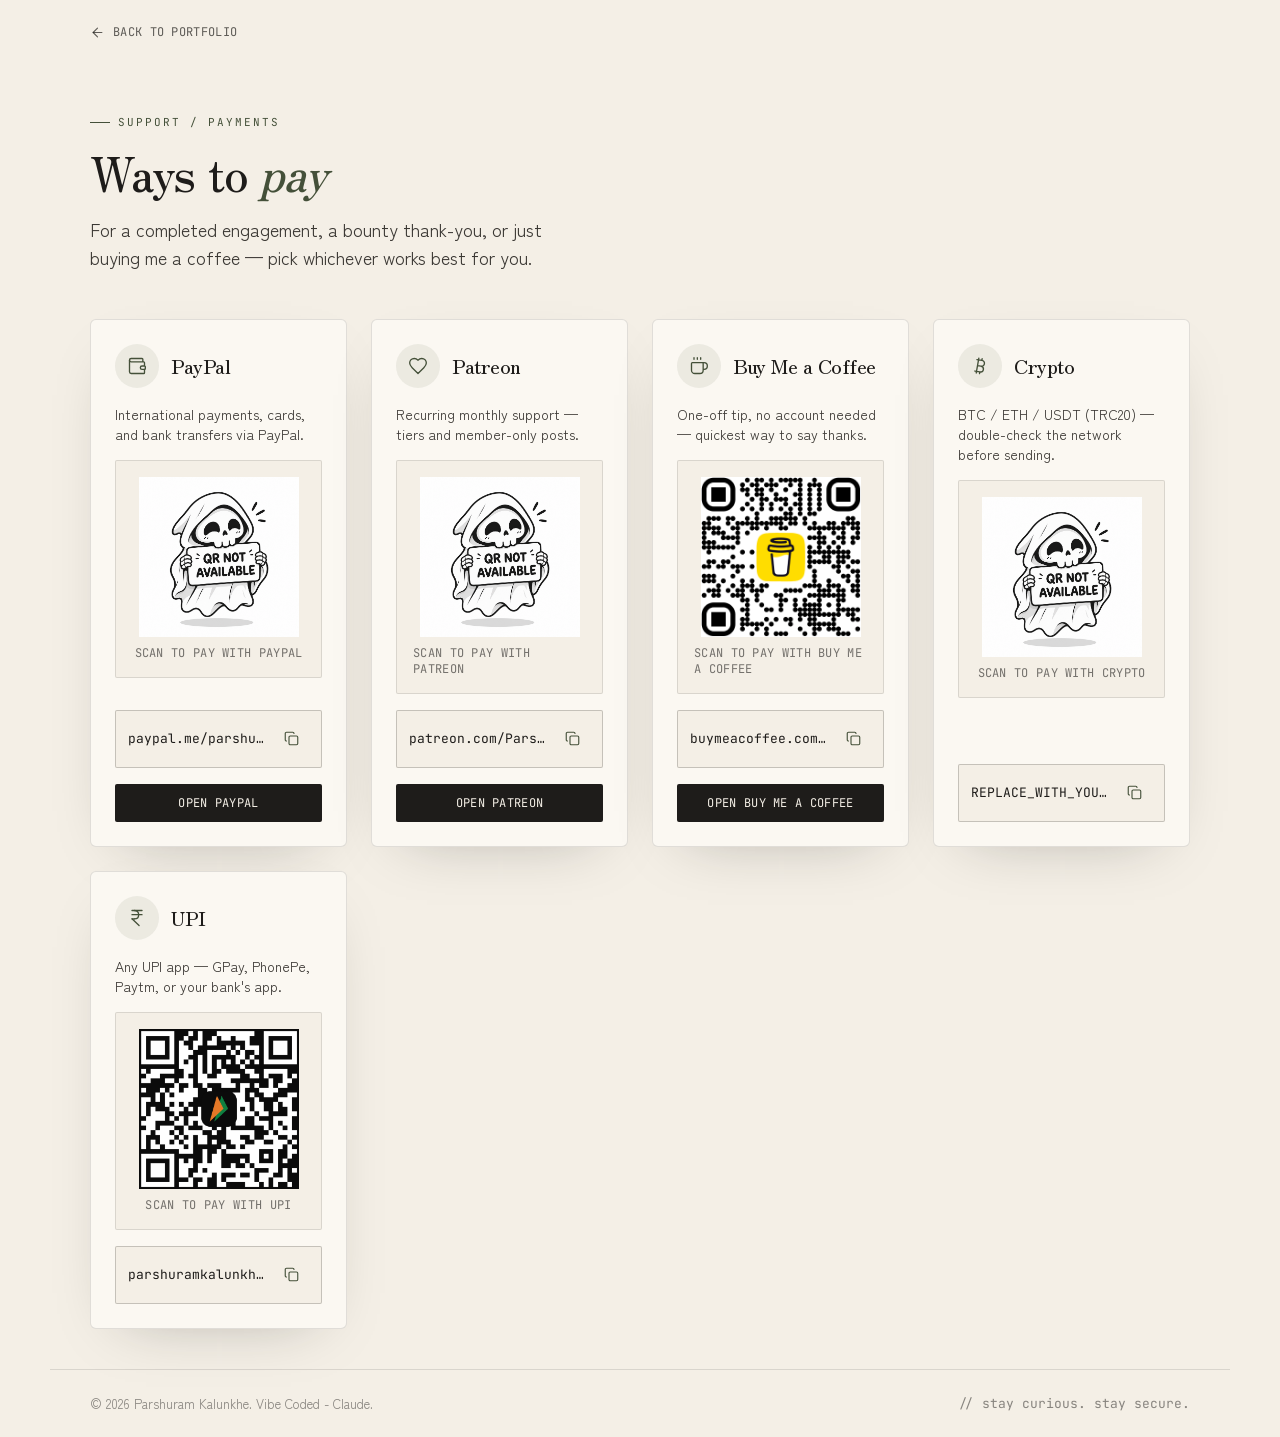
<file: pay.html>
<!doctype html>
<html lang="en">
  <head>
    <meta charset="UTF-8" />
    <meta name="viewport" content="width=device-width, initial-scale=1.0, viewport-fit=cover" />

    <title>Support / Payment Methods — Parshuram Kalunkhe</title>
    <meta
      name="description"
      content="Ways to pay or send a tip to Parshuram Kalunkhe — PayPal, Razorpay, crypto, and UPI."
    />
    <meta name="robots" content="noindex, follow" />
    <meta name="theme-color" content="#1E1C1A" />

    <link rel="preconnect" href="https://fonts.googleapis.com" />
    <link rel="preconnect" href="https://fonts.gstatic.com" crossorigin />
    <!-- Only the weights actually used by the CSS (see index.html for the
         full explanation) — keep this in sync if that ever changes. -->
    <link
      href="https://fonts.googleapis.com/css2?family=Zen+Old+Mincho:wght@500&family=Zen+Kaku+Gothic+New:wght@400;600&family=JetBrains+Mono:wght@400&display=swap"
      rel="stylesheet"
    />

    <link rel="icon" href="./favicon.svg" type="image/svg+xml" />
    <script type="module" crossorigin src="./assets/pay-CebRsima.js"></script>
    <link rel="modulepreload" crossorigin href="./assets/index-D5rPFgdM.js">
    <link rel="stylesheet" crossorigin href="./assets/index-BlhXiyxG.css">
  </head>
  <body class="bg-rice text-sumi font-body antialiased">
    <div id="root"></div>
  </body>
</html>
</file>
<file: assets/index-BlhXiyxG.css>
*,:before,:after{--tw-border-spacing-x: 0;--tw-border-spacing-y: 0;--tw-translate-x: 0;--tw-translate-y: 0;--tw-rotate: 0;--tw-skew-x: 0;--tw-skew-y: 0;--tw-scale-x: 1;--tw-scale-y: 1;--tw-pan-x: ;--tw-pan-y: ;--tw-pinch-zoom: ;--tw-scroll-snap-strictness: proximity;--tw-gradient-from-position: ;--tw-gradient-via-position: ;--tw-gradient-to-position: ;--tw-ordinal: ;--tw-slashed-zero: ;--tw-numeric-figure: ;--tw-numeric-spacing: ;--tw-numeric-fraction: ;--tw-ring-inset: ;--tw-ring-offset-width: 0px;--tw-ring-offset-color: #fff;--tw-ring-color: rgb(59 130 246 / .5);--tw-ring-offset-shadow: 0 0 #0000;--tw-ring-shadow: 0 0 #0000;--tw-shadow: 0 0 #0000;--tw-shadow-colored: 0 0 #0000;--tw-blur: ;--tw-brightness: ;--tw-contrast: ;--tw-grayscale: ;--tw-hue-rotate: ;--tw-invert: ;--tw-saturate: ;--tw-sepia: ;--tw-drop-shadow: ;--tw-backdrop-blur: ;--tw-backdrop-brightness: ;--tw-backdrop-contrast: ;--tw-backdrop-grayscale: ;--tw-backdrop-hue-rotate: ;--tw-backdrop-invert: ;--tw-backdrop-opacity: ;--tw-backdrop-saturate: ;--tw-backdrop-sepia: ;--tw-contain-size: ;--tw-contain-layout: ;--tw-contain-paint: ;--tw-contain-style: }::backdrop{--tw-border-spacing-x: 0;--tw-border-spacing-y: 0;--tw-translate-x: 0;--tw-translate-y: 0;--tw-rotate: 0;--tw-skew-x: 0;--tw-skew-y: 0;--tw-scale-x: 1;--tw-scale-y: 1;--tw-pan-x: ;--tw-pan-y: ;--tw-pinch-zoom: ;--tw-scroll-snap-strictness: proximity;--tw-gradient-from-position: ;--tw-gradient-via-position: ;--tw-gradient-to-position: ;--tw-ordinal: ;--tw-slashed-zero: ;--tw-numeric-figure: ;--tw-numeric-spacing: ;--tw-numeric-fraction: ;--tw-ring-inset: ;--tw-ring-offset-width: 0px;--tw-ring-offset-color: #fff;--tw-ring-color: rgb(59 130 246 / .5);--tw-ring-offset-shadow: 0 0 #0000;--tw-ring-shadow: 0 0 #0000;--tw-shadow: 0 0 #0000;--tw-shadow-colored: 0 0 #0000;--tw-blur: ;--tw-brightness: ;--tw-contrast: ;--tw-grayscale: ;--tw-hue-rotate: ;--tw-invert: ;--tw-saturate: ;--tw-sepia: ;--tw-drop-shadow: ;--tw-backdrop-blur: ;--tw-backdrop-brightness: ;--tw-backdrop-contrast: ;--tw-backdrop-grayscale: ;--tw-backdrop-hue-rotate: ;--tw-backdrop-invert: ;--tw-backdrop-opacity: ;--tw-backdrop-saturate: ;--tw-backdrop-sepia: ;--tw-contain-size: ;--tw-contain-layout: ;--tw-contain-paint: ;--tw-contain-style: }*,:before,:after{box-sizing:border-box;border-width:0;border-style:solid;border-color:#e5e7eb}:before,:after{--tw-content: ""}html,:host{line-height:1.5;-webkit-text-size-adjust:100%;-moz-tab-size:4;-o-tab-size:4;tab-size:4;font-family:ui-sans-serif,system-ui,sans-serif,"Apple Color Emoji","Segoe UI Emoji",Segoe UI Symbol,"Noto Color Emoji";font-feature-settings:normal;font-variation-settings:normal;-webkit-tap-highlight-color:transparent}body{margin:0;line-height:inherit}hr{height:0;color:inherit;border-top-width:1px}abbr:where([title]){-webkit-text-decoration:underline dotted;text-decoration:underline dotted}h1,h2,h3,h4,h5,h6{font-size:inherit;font-weight:inherit}a{color:inherit;text-decoration:inherit}b,strong{font-weight:bolder}code,kbd,samp,pre{font-family:JetBrains Mono,ui-monospace,monospace;font-feature-settings:normal;font-variation-settings:normal;font-size:1em}small{font-size:80%}sub,sup{font-size:75%;line-height:0;position:relative;vertical-align:baseline}sub{bottom:-.25em}sup{top:-.5em}table{text-indent:0;border-color:inherit;border-collapse:collapse}button,input,optgroup,select,textarea{font-family:inherit;font-feature-settings:inherit;font-variation-settings:inherit;font-size:100%;font-weight:inherit;line-height:inherit;letter-spacing:inherit;color:inherit;margin:0;padding:0}button,select{text-transform:none}button,input:where([type=button]),input:where([type=reset]),input:where([type=submit]){-webkit-appearance:button;background-color:transparent;background-image:none}:-moz-focusring{outline:auto}:-moz-ui-invalid{box-shadow:none}progress{vertical-align:baseline}::-webkit-inner-spin-button,::-webkit-outer-spin-button{height:auto}[type=search]{-webkit-appearance:textfield;outline-offset:-2px}::-webkit-search-decoration{-webkit-appearance:none}::-webkit-file-upload-button{-webkit-appearance:button;font:inherit}summary{display:list-item}blockquote,dl,dd,h1,h2,h3,h4,h5,h6,hr,figure,p,pre{margin:0}fieldset{margin:0;padding:0}legend{padding:0}ol,ul,menu{list-style:none;margin:0;padding:0}dialog{padding:0}textarea{resize:vertical}input::-moz-placeholder,textarea::-moz-placeholder{opacity:1;color:#9ca3af}input::placeholder,textarea::placeholder{opacity:1;color:#9ca3af}button,[role=button]{cursor:pointer}:disabled{cursor:default}img,svg,video,canvas,audio,iframe,embed,object{display:block;vertical-align:middle}img,video{max-width:100%;height:auto}[hidden]:where(:not([hidden=until-found])){display:none}html{scroll-behavior:smooth}section[id]{scroll-margin-top:4.5rem}h1,h2,h3,h4{font-family:Zen Old Mincho,serif;font-weight:500;letter-spacing:-.025em;--tw-text-opacity: 1;color:rgb(30 28 26 / var(--tw-text-opacity, 1))}::-moz-selection{background:#000;color:#fff}::selection{background:#000;color:#fff}:focus-visible{outline:2px solid #5F7052;outline-offset:3px;border-radius:2px}.container{width:100%}@media (min-width: 640px){.container{max-width:640px}}@media (min-width: 768px){.container{max-width:768px}}@media (min-width: 1024px){.container{max-width:1024px}}@media (min-width: 1280px){.container{max-width:1280px}}@media (min-width: 1536px){.container{max-width:1536px}}.wrap{margin-left:auto;margin-right:auto;width:100%;max-width:1180px;padding-left:1.25rem;padding-right:1.25rem}@media (min-width: 640px){.wrap{padding-left:2rem;padding-right:2rem}}@media (min-width: 1024px){.wrap{padding-left:2.5rem;padding-right:2.5rem}}.section{min-height:100vh;min-height:100dvh}.eyebrow{display:inline-flex;align-items:center;gap:.5rem;font-family:JetBrains Mono,ui-monospace,monospace;font-size:11px;text-transform:uppercase;letter-spacing:.18em;--tw-text-opacity: 1;color:rgb(68 80 57 / var(--tw-text-opacity, 1))}.eyebrow:before{content:"";display:inline-block;height:1px;width:1.25rem;background-color:currentColor}.btn{position:relative;display:inline-flex;align-items:center;gap:.5rem;overflow:hidden;border-radius:.125rem;--tw-bg-opacity: 1;background-color:rgb(30 28 26 / var(--tw-bg-opacity, 1));padding:.75rem 1.5rem;font-family:JetBrains Mono,ui-monospace,monospace;font-size:13px;text-transform:uppercase;letter-spacing:.025em;--tw-text-opacity: 1;color:rgb(244 239 230 / var(--tw-text-opacity, 1));transition-property:transform;transition-timing-function:cubic-bezier(.4,0,.2,1);transition-duration:.3s;transition-timing-function:cubic-bezier(.22,1,.36,1)}.btn:hover{--tw-translate-y: -.125rem;transform:translate(var(--tw-translate-x),var(--tw-translate-y)) rotate(var(--tw-rotate)) skew(var(--tw-skew-x)) skewY(var(--tw-skew-y)) scaleX(var(--tw-scale-x)) scaleY(var(--tw-scale-y));--tw-shadow: 0 20px 60px -35px rgba(30,28,26,.35);--tw-shadow-colored: 0 20px 60px -35px var(--tw-shadow-color);box-shadow:var(--tw-ring-offset-shadow, 0 0 #0000),var(--tw-ring-shadow, 0 0 #0000),var(--tw-shadow)}.btn-ghost{position:relative;display:inline-flex;align-items:center;gap:.5rem;overflow:hidden;border-radius:.125rem;--tw-bg-opacity: 1;background-color:rgb(30 28 26 / var(--tw-bg-opacity, 1));padding:.75rem 1.5rem;font-family:JetBrains Mono,ui-monospace,monospace;font-size:13px;text-transform:uppercase;letter-spacing:.025em;--tw-text-opacity: 1;color:rgb(244 239 230 / var(--tw-text-opacity, 1));transition-property:transform;transition-timing-function:cubic-bezier(.4,0,.2,1);transition-duration:.3s;transition-timing-function:cubic-bezier(.22,1,.36,1)}.btn-ghost:hover{--tw-translate-y: -.125rem;transform:translate(var(--tw-translate-x),var(--tw-translate-y)) rotate(var(--tw-rotate)) skew(var(--tw-skew-x)) skewY(var(--tw-skew-y)) scaleX(var(--tw-scale-x)) scaleY(var(--tw-scale-y));--tw-shadow: 0 20px 60px -35px rgba(30,28,26,.35);--tw-shadow-colored: 0 20px 60px -35px var(--tw-shadow-color);box-shadow:var(--tw-ring-offset-shadow, 0 0 #0000),var(--tw-ring-shadow, 0 0 #0000),var(--tw-shadow)}.btn-ghost{border-width:1px;border-color:#1e1c1a38;background-color:transparent;--tw-text-opacity: 1;color:rgb(30 28 26 / var(--tw-text-opacity, 1))}.btn-ghost:hover{--tw-bg-opacity: 1;background-color:rgb(30 28 26 / var(--tw-bg-opacity, 1));--tw-text-opacity: 1;color:rgb(244 239 230 / var(--tw-text-opacity, 1))}.field label{margin-bottom:.375rem;display:block;font-family:JetBrains Mono,ui-monospace,monospace;font-size:11px;text-transform:uppercase;letter-spacing:.025em;--tw-text-opacity: 1;color:rgb(140 133 119 / var(--tw-text-opacity, 1))}.field input,.field textarea{width:100%;border-width:0px;border-bottom-width:1px;border-color:#1e1c1a38;background-color:transparent;padding-top:.5rem;padding-bottom:.5rem;--tw-text-opacity: 1;color:rgb(30 28 26 / var(--tw-text-opacity, 1));transition-property:color,background-color,border-color,text-decoration-color,fill,stroke;transition-timing-function:cubic-bezier(.4,0,.2,1);transition-duration:.2s}.field input::-moz-placeholder,.field textarea::-moz-placeholder{color:#1e1c1a4d}.field input::placeholder,.field textarea::placeholder{color:#1e1c1a4d}.field input:focus,.field textarea:focus{--tw-border-opacity: 1;border-color:rgb(95 112 82 / var(--tw-border-opacity, 1));outline:2px solid transparent;outline-offset:2px}.skip-link{position:fixed;left:1rem;top:-4rem;z-index:999;border-radius:.25rem;--tw-bg-opacity: 1;background-color:rgb(30 28 26 / var(--tw-bg-opacity, 1));padding:.5rem 1rem;--tw-text-opacity: 1;color:rgb(244 239 230 / var(--tw-text-opacity, 1));transition-property:all;transition-timing-function:cubic-bezier(.4,0,.2,1);transition-duration:.2s}.skip-link:focus{top:1rem}.pointer-events-none{pointer-events:none}.visible{visibility:visible}.invisible{visibility:hidden}.static{position:static}.fixed{position:fixed}.absolute{position:absolute}.relative{position:relative}.inset-0{top:0;right:0;bottom:0;left:0}.-inset-y-\[10\%\]{top:-10%;bottom:-10%}.inset-x-0{left:0;right:0}.-bottom-24{bottom:-6rem}.-left-20{left:-5rem}.-left-24{left:-6rem}.-right-16{right:-4rem}.-right-24{right:-6rem}.-top-16{top:-4rem}.bottom-0{bottom:0}.bottom-8{bottom:2rem}.bottom-9{bottom:2.25rem}.bottom-full{bottom:100%}.left-1\/2{left:50%}.left-2{left:.5rem}.left-5{left:1.25rem}.right-0{right:0}.right-2{right:.5rem}.right-5{right:1.25rem}.right-6{right:1.5rem}.top-0{top:0}.top-1\/2{top:50%}.top-5{top:1.25rem}.top-full{top:100%}.isolate{isolation:isolate}.-z-10{z-index:-10}.-z-20{z-index:-20}.z-10{z-index:10}.z-40{z-index:40}.z-50{z-index:50}.z-\[200\]{z-index:200}.z-\[999\]{z-index:999}.m-0,.m-\[0\]{margin:0}.mx-auto{margin-left:auto;margin-right:auto}.mb-1\.5{margin-bottom:.375rem}.mb-11{margin-bottom:2.75rem}.mb-2{margin-bottom:.5rem}.mb-4{margin-bottom:1rem}.mb-5{margin-bottom:1.25rem}.mb-6{margin-bottom:1.5rem}.mb-8{margin-bottom:2rem}.ml-auto{margin-left:auto}.mt-1{margin-top:.25rem}.mt-10{margin-top:2.5rem}.mt-12{margin-top:3rem}.mt-2{margin-top:.5rem}.mt-3{margin-top:.75rem}.mt-4{margin-top:1rem}.mt-5{margin-top:1.25rem}.mt-6{margin-top:1.5rem}.mt-8{margin-top:2rem}.mt-auto{margin-top:auto}.block{display:block}.inline{display:inline}.flex{display:flex}.inline-flex{display:inline-flex}.table{display:table}.grid{display:grid}.hidden{display:none}.aspect-\[16\/10\]{aspect-ratio:16/10}.aspect-\[4\/5\]{aspect-ratio:4/5}.aspect-square{aspect-ratio:1 / 1}.h-0{height:0px}.h-10{height:2.5rem}.h-11{height:2.75rem}.h-2{height:.5rem}.h-24{height:6rem}.h-4{height:1rem}.h-40{height:10rem}.h-64{height:16rem}.h-72{height:18rem}.h-8{height:2rem}.h-9{height:2.25rem}.h-96{height:24rem}.h-\[2px\]{height:2px}.h-\[400px\]{height:400px}.h-\[560px\]{height:560px}.h-auto{height:auto}.h-full{height:100%}.h-px{height:1px}.max-h-\[72vh\]{max-height:72vh}.max-h-\[82vh\]{max-height:82vh}.min-h-\[1\.2em\]{min-height:1.2em}.min-h-\[1\.4em\]{min-height:1.4em}.min-h-dvh{min-height:100dvh}.min-h-screen{min-height:100vh}.w-0{width:0px}.w-10{width:2.5rem}.w-11{width:2.75rem}.w-2{width:.5rem}.w-40{width:10rem}.w-44{width:11rem}.w-6{width:1.5rem}.w-64{width:16rem}.w-72{width:18rem}.w-8{width:2rem}.w-9{width:2.25rem}.w-96{width:24rem}.w-\[100\%\]{width:100%}.w-\[560px\]{width:560px}.w-\[min\(200px\,40vw\)\]{width:min(200px,40vw)}.w-auto{width:auto}.w-full{width:100%}.w-max{width:-moz-max-content;width:max-content}.min-w-0{min-width:0px}.max-w-3xl{max-width:48rem}.max-w-\[34ch\]{max-width:34ch}.max-w-\[36ch\]{max-width:36ch}.max-w-\[46ch\]{max-width:46ch}.max-w-\[4rem\]{max-width:4rem}.max-w-\[50ch\]{max-width:50ch}.max-w-\[54ch\]{max-width:54ch}.max-w-\[85vw\]{max-width:85vw}.max-w-md{max-width:28rem}.max-w-xl{max-width:36rem}.max-w-xs{max-width:20rem}.flex-1{flex:1 1 0%}.shrink-0{flex-shrink:0}.origin-left{transform-origin:left}.-translate-x-1\/2{--tw-translate-x: -50%;transform:translate(var(--tw-translate-x),var(--tw-translate-y)) rotate(var(--tw-rotate)) skew(var(--tw-skew-x)) skewY(var(--tw-skew-y)) scaleX(var(--tw-scale-x)) scaleY(var(--tw-scale-y))}.-translate-y-1\/2{--tw-translate-y: -50%;transform:translate(var(--tw-translate-x),var(--tw-translate-y)) rotate(var(--tw-rotate)) skew(var(--tw-skew-x)) skewY(var(--tw-skew-y)) scaleX(var(--tw-scale-x)) scaleY(var(--tw-scale-y))}.scale-125{--tw-scale-x: 1.25;--tw-scale-y: 1.25;transform:translate(var(--tw-translate-x),var(--tw-translate-y)) rotate(var(--tw-rotate)) skew(var(--tw-skew-x)) skewY(var(--tw-skew-y)) scaleX(var(--tw-scale-x)) scaleY(var(--tw-scale-y))}.transform{transform:translate(var(--tw-translate-x),var(--tw-translate-y)) rotate(var(--tw-rotate)) skew(var(--tw-skew-x)) skewY(var(--tw-skew-y)) scaleX(var(--tw-scale-x)) scaleY(var(--tw-scale-y))}@keyframes pulse{50%{opacity:.5}}.animate-pulse{animation:pulse 2s cubic-bezier(.4,0,.6,1) infinite}@keyframes spin{to{transform:rotate(360deg)}}.animate-spin{animation:spin 1s linear infinite}.resize-y{resize:vertical}.resize{resize:both}.columns-2{-moz-columns:2;columns:2}.break-inside-avoid{-moz-column-break-inside:avoid;break-inside:avoid}.grid-cols-1{grid-template-columns:repeat(1,minmax(0,1fr))}.grid-cols-2{grid-template-columns:repeat(2,minmax(0,1fr))}.flex-col{flex-direction:column}.flex-wrap{flex-wrap:wrap}.items-start{align-items:flex-start}.items-center{align-items:center}.items-baseline{align-items:baseline}.justify-end{justify-content:flex-end}.justify-center{justify-content:center}.justify-between{justify-content:space-between}.gap-1{gap:.25rem}.gap-1\.5{gap:.375rem}.gap-12{gap:3rem}.gap-2{gap:.5rem}.gap-2\.5{gap:.625rem}.gap-3{gap:.75rem}.gap-4{gap:1rem}.gap-5{gap:1.25rem}.gap-6{gap:1.5rem}.gap-8{gap:2rem}.gap-x-10{-moz-column-gap:2.5rem;column-gap:2.5rem}.gap-x-3{-moz-column-gap:.75rem;column-gap:.75rem}.gap-x-8{-moz-column-gap:2rem;column-gap:2rem}.gap-y-1{row-gap:.25rem}.gap-y-10{row-gap:2.5rem}.gap-y-12{row-gap:3rem}.space-y-3>:not([hidden])~:not([hidden]){--tw-space-y-reverse: 0;margin-top:calc(.75rem * calc(1 - var(--tw-space-y-reverse)));margin-bottom:calc(.75rem * var(--tw-space-y-reverse))}.space-y-4>:not([hidden])~:not([hidden]){--tw-space-y-reverse: 0;margin-top:calc(1rem * calc(1 - var(--tw-space-y-reverse)));margin-bottom:calc(1rem * var(--tw-space-y-reverse))}.overflow-hidden{overflow:hidden}.truncate{overflow:hidden;text-overflow:ellipsis;white-space:nowrap}.whitespace-nowrap{white-space:nowrap}.rounded{border-radius:.25rem}.rounded-full{border-radius:9999px}.rounded-md{border-radius:.375rem}.rounded-sm{border-radius:.125rem}.border{border-width:1px}.border-0{border-width:0px}.border-b{border-bottom-width:1px}.border-l-2{border-left-width:2px}.border-t{border-top-width:1px}.\!border-rice\/25{border-color:#f4efe640!important}.border-moss-soft{--tw-border-opacity: 1;border-color:rgb(154 170 139 / var(--tw-border-opacity, 1))}.border-moss-soft\/50{border-color:#9aaa8b80}.border-rice\/10{border-color:#f4efe61a}.border-rice\/15{border-color:#f4efe626}.border-rice\/20{border-color:#f4efe633}.border-rice\/30{border-color:#f4efe64d}.border-rice\/40{border-color:#f4efe666}.border-rice\/50{border-color:#f4efe680}.border-stone-line{border-color:#1e1c1a1f}.border-stone-line-strong{border-color:#1e1c1a38}.border-sumi{--tw-border-opacity: 1;border-color:rgb(30 28 26 / var(--tw-border-opacity, 1))}.\!bg-moss{--tw-bg-opacity: 1 !important;background-color:rgb(95 112 82 / var(--tw-bg-opacity, 1))!important}.bg-\[\#F5F1E8\]{--tw-bg-opacity: 1;background-color:rgb(245 241 232 / var(--tw-bg-opacity, 1))}.bg-indigo-deep{--tw-bg-opacity: 1;background-color:rgb(33 44 64 / var(--tw-bg-opacity, 1))}.bg-moss{--tw-bg-opacity: 1;background-color:rgb(95 112 82 / var(--tw-bg-opacity, 1))}.bg-moss-soft{--tw-bg-opacity: 1;background-color:rgb(154 170 139 / var(--tw-bg-opacity, 1))}.bg-moss\/10{background-color:#5f70521a}.bg-rice{--tw-bg-opacity: 1;background-color:rgb(244 239 230 / var(--tw-bg-opacity, 1))}.bg-rice-deep{--tw-bg-opacity: 1;background-color:rgb(234 226 211 / var(--tw-bg-opacity, 1))}.bg-rice-raised{--tw-bg-opacity: 1;background-color:rgb(251 248 242 / var(--tw-bg-opacity, 1))}.bg-rice\/20{background-color:#f4efe633}.bg-rice\/70{background-color:#f4efe6b3}.bg-rice\/\[0\.04\]{background-color:#f4efe60a}.bg-stone-line-strong{background-color:#1e1c1a38}.bg-sumi{--tw-bg-opacity: 1;background-color:rgb(30 28 26 / var(--tw-bg-opacity, 1))}.bg-sumi\/5{background-color:#1e1c1a0d}.bg-sumi\/55{background-color:#1e1c1a8c}.bg-sumi\/75{background-color:#1e1c1abf}.bg-sumi\/95{background-color:#1e1c1af2}.bg-sumi\/\[0\.05\]{background-color:#1e1c1a0d}.bg-sumi\/\[0\.06\]{background-color:#1e1c1a0f}.bg-transparent{background-color:transparent}.bg-gradient-to-t{background-image:linear-gradient(to top,var(--tw-gradient-stops))}.bg-gradient-to-tr{background-image:linear-gradient(to top right,var(--tw-gradient-stops))}.from-sumi\/85{--tw-gradient-from: rgb(30 28 26 / .85) var(--tw-gradient-from-position);--tw-gradient-to: rgb(30 28 26 / 0) var(--tw-gradient-to-position);--tw-gradient-stops: var(--tw-gradient-from), var(--tw-gradient-to)}.from-sumi\/95{--tw-gradient-from: rgb(30 28 26 / .95) var(--tw-gradient-from-position);--tw-gradient-to: rgb(30 28 26 / 0) var(--tw-gradient-to-position);--tw-gradient-stops: var(--tw-gradient-from), var(--tw-gradient-to)}.to-indigo-deep\/55{--tw-gradient-to: rgb(33 44 64 / .55) var(--tw-gradient-to-position)}.to-transparent{--tw-gradient-to: transparent var(--tw-gradient-to-position)}.bg-cover{background-size:cover}.bg-center{background-position:center}.object-contain{-o-object-fit:contain;object-fit:contain}.object-cover{-o-object-fit:cover;object-fit:cover}.p-3{padding:.75rem}.p-4{padding:1rem}.p-5{padding:1.25rem}.p-6{padding:1.5rem}.\!px-4{padding-left:1rem!important;padding-right:1rem!important}.\!py-2{padding-top:.5rem!important;padding-bottom:.5rem!important}.px-2{padding-left:.5rem;padding-right:.5rem}.px-2\.5{padding-left:.625rem;padding-right:.625rem}.px-3{padding-left:.75rem;padding-right:.75rem}.px-3\.5{padding-left:.875rem;padding-right:.875rem}.px-4{padding-left:1rem;padding-right:1rem}.px-6{padding-left:1.5rem;padding-right:1.5rem}.py-0\.5{padding-top:.125rem;padding-bottom:.125rem}.py-1{padding-top:.25rem;padding-bottom:.25rem}.py-1\.5{padding-top:.375rem;padding-bottom:.375rem}.py-10{padding-top:2.5rem;padding-bottom:2.5rem}.py-12{padding-top:3rem;padding-bottom:3rem}.py-2{padding-top:.5rem;padding-bottom:.5rem}.py-2\.5{padding-top:.625rem;padding-bottom:.625rem}.py-20{padding-top:5rem;padding-bottom:5rem}.py-3{padding-top:.75rem;padding-bottom:.75rem}.py-3\.5{padding-top:.875rem;padding-bottom:.875rem}.py-4{padding-top:1rem;padding-bottom:1rem}.py-6{padding-top:1.5rem;padding-bottom:1.5rem}.py-8{padding-top:2rem;padding-bottom:2rem}.py-\[5rem\]{padding-top:5rem;padding-bottom:5rem}.pb-10{padding-bottom:2.5rem}.pb-3{padding-bottom:.75rem}.pb-8{padding-bottom:2rem}.pl-5{padding-left:1.25rem}.pr-8{padding-right:2rem}.text-left{text-align:left}.text-center{text-align:center}.text-right{text-align:right}.font-body{font-family:Zen Kaku Gothic New,sans-serif}.font-display{font-family:Zen Old Mincho,serif}.font-mono{font-family:JetBrains Mono,ui-monospace,monospace}.text-2xl{font-size:1.5rem;line-height:2rem}.text-3xl{font-size:1.875rem;line-height:2.25rem}.text-\[0\.98rem\]{font-size:.98rem}.text-\[10px\]{font-size:10px}.text-\[11px\]{font-size:11px}.text-\[12px\]{font-size:12px}.text-\[13px\]{font-size:13px}.text-\[2\.1rem\]{font-size:2.1rem}.text-\[2\.6rem\]{font-size:2.6rem}.text-base{font-size:1rem;line-height:1.5rem}.text-lg{font-size:1.125rem;line-height:1.75rem}.text-sm{font-size:.875rem;line-height:1.25rem}.text-xl{font-size:1.25rem;line-height:1.75rem}.text-xs{font-size:.75rem;line-height:1rem}.uppercase{text-transform:uppercase}.italic{font-style:italic}.leading-\[1\.05\]{line-height:1.05}.leading-\[1\.85\]{line-height:1.85}.leading-relaxed{line-height:1.625}.leading-tight{line-height:1.25}.tracking-\[0\.14em\]{letter-spacing:.14em}.tracking-\[0\.18em\]{letter-spacing:.18em}.tracking-\[0\.1em\]{letter-spacing:.1em}.tracking-\[0\.3em\]{letter-spacing:.3em}.tracking-wide{letter-spacing:.025em}.\!text-moss-soft{--tw-text-opacity: 1 !important;color:rgb(154 170 139 / var(--tw-text-opacity, 1))!important}.\!text-rice{--tw-text-opacity: 1 !important;color:rgb(244 239 230 / var(--tw-text-opacity, 1))!important}.\!text-rice\/55{color:#f4efe68c!important}.\!text-sumi{--tw-text-opacity: 1 !important;color:rgb(30 28 26 / var(--tw-text-opacity, 1))!important}.text-moss{--tw-text-opacity: 1;color:rgb(95 112 82 / var(--tw-text-opacity, 1))}.text-moss-deep{--tw-text-opacity: 1;color:rgb(68 80 57 / var(--tw-text-opacity, 1))}.text-moss-soft{--tw-text-opacity: 1;color:rgb(154 170 139 / var(--tw-text-opacity, 1))}.text-red-300{--tw-text-opacity: 1;color:rgb(252 165 165 / var(--tw-text-opacity, 1))}.text-rice{--tw-text-opacity: 1;color:rgb(244 239 230 / var(--tw-text-opacity, 1))}.text-rice\/40{color:#f4efe666}.text-rice\/45{color:#f4efe673}.text-rice\/50{color:#f4efe680}.text-rice\/55{color:#f4efe68c}.text-rice\/60{color:#f4efe699}.text-rice\/65{color:#f4efe6a6}.text-rice\/70{color:#f4efe6b3}.text-rice\/80{color:#f4efe6cc}.text-rice\/85{color:#f4efe6d9}.text-rice\/90{color:#f4efe6e6}.text-stone{--tw-text-opacity: 1;color:rgb(140 133 119 / var(--tw-text-opacity, 1))}.text-sumi{--tw-text-opacity: 1;color:rgb(30 28 26 / var(--tw-text-opacity, 1))}.text-sumi-soft{--tw-text-opacity: 1;color:rgb(58 55 51 / var(--tw-text-opacity, 1))}.text-sumi\/15{color:#1e1c1a26}.text-sumi\/35{color:#1e1c1a59}.text-sumi\/45{color:#1e1c1a73}.text-sumi\/50{color:#1e1c1a80}.text-sumi\/60{color:#1e1c1a99}.text-sumi\/70{color:#1e1c1ab3}.antialiased{-webkit-font-smoothing:antialiased;-moz-osx-font-smoothing:grayscale}.opacity-0{opacity:0}.opacity-100{opacity:1}.opacity-30{opacity:.3}.opacity-40{opacity:.4}.opacity-\[0\.08\]{opacity:.08}.shadow-lift{--tw-shadow: 0 30px 80px -30px rgba(30,28,26,.45);--tw-shadow-colored: 0 30px 80px -30px var(--tw-shadow-color);box-shadow:var(--tw-ring-offset-shadow, 0 0 #0000),var(--tw-ring-shadow, 0 0 #0000),var(--tw-shadow)}.shadow-soft{--tw-shadow: 0 20px 60px -35px rgba(30,28,26,.35);--tw-shadow-colored: 0 20px 60px -35px var(--tw-shadow-color);box-shadow:var(--tw-ring-offset-shadow, 0 0 #0000),var(--tw-ring-shadow, 0 0 #0000),var(--tw-shadow)}.ring{--tw-ring-offset-shadow: var(--tw-ring-inset) 0 0 0 var(--tw-ring-offset-width) var(--tw-ring-offset-color);--tw-ring-shadow: var(--tw-ring-inset) 0 0 0 calc(3px + var(--tw-ring-offset-width)) var(--tw-ring-color);box-shadow:var(--tw-ring-offset-shadow),var(--tw-ring-shadow),var(--tw-shadow, 0 0 #0000)}.blur{--tw-blur: blur(8px);filter:var(--tw-blur) var(--tw-brightness) var(--tw-contrast) var(--tw-grayscale) var(--tw-hue-rotate) var(--tw-invert) var(--tw-saturate) var(--tw-sepia) var(--tw-drop-shadow)}.grayscale{--tw-grayscale: grayscale(100%);filter:var(--tw-blur) var(--tw-brightness) var(--tw-contrast) var(--tw-grayscale) var(--tw-hue-rotate) var(--tw-invert) var(--tw-saturate) var(--tw-sepia) var(--tw-drop-shadow)}.grayscale-\[10\%\]{--tw-grayscale: grayscale(10%);filter:var(--tw-blur) var(--tw-brightness) var(--tw-contrast) var(--tw-grayscale) var(--tw-hue-rotate) var(--tw-invert) var(--tw-saturate) var(--tw-sepia) var(--tw-drop-shadow)}.grayscale-\[15\%\]{--tw-grayscale: grayscale(15%);filter:var(--tw-blur) var(--tw-brightness) var(--tw-contrast) var(--tw-grayscale) var(--tw-hue-rotate) var(--tw-invert) var(--tw-saturate) var(--tw-sepia) var(--tw-drop-shadow)}.sepia{--tw-sepia: sepia(100%);filter:var(--tw-blur) var(--tw-brightness) var(--tw-contrast) var(--tw-grayscale) var(--tw-hue-rotate) var(--tw-invert) var(--tw-saturate) var(--tw-sepia) var(--tw-drop-shadow)}.filter{filter:var(--tw-blur) var(--tw-brightness) var(--tw-contrast) var(--tw-grayscale) var(--tw-hue-rotate) var(--tw-invert) var(--tw-saturate) var(--tw-sepia) var(--tw-drop-shadow)}.backdrop-blur-md{--tw-backdrop-blur: blur(12px);-webkit-backdrop-filter:var(--tw-backdrop-blur) var(--tw-backdrop-brightness) var(--tw-backdrop-contrast) var(--tw-backdrop-grayscale) var(--tw-backdrop-hue-rotate) var(--tw-backdrop-invert) var(--tw-backdrop-opacity) var(--tw-backdrop-saturate) var(--tw-backdrop-sepia);backdrop-filter:var(--tw-backdrop-blur) var(--tw-backdrop-brightness) var(--tw-backdrop-contrast) var(--tw-backdrop-grayscale) var(--tw-backdrop-hue-rotate) var(--tw-backdrop-invert) var(--tw-backdrop-opacity) var(--tw-backdrop-saturate) var(--tw-backdrop-sepia)}.backdrop-blur-sm{--tw-backdrop-blur: blur(4px);-webkit-backdrop-filter:var(--tw-backdrop-blur) var(--tw-backdrop-brightness) var(--tw-backdrop-contrast) var(--tw-backdrop-grayscale) var(--tw-backdrop-hue-rotate) var(--tw-backdrop-invert) var(--tw-backdrop-opacity) var(--tw-backdrop-saturate) var(--tw-backdrop-sepia);backdrop-filter:var(--tw-backdrop-blur) var(--tw-backdrop-brightness) var(--tw-backdrop-contrast) var(--tw-backdrop-grayscale) var(--tw-backdrop-hue-rotate) var(--tw-backdrop-invert) var(--tw-backdrop-opacity) var(--tw-backdrop-saturate) var(--tw-backdrop-sepia)}.transition{transition-property:color,background-color,border-color,text-decoration-color,fill,stroke,opacity,box-shadow,transform,filter,backdrop-filter;transition-timing-function:cubic-bezier(.4,0,.2,1);transition-duration:.15s}.transition-\[background-color\,border-color\,box-shadow\]{transition-property:background-color,border-color,box-shadow;transition-timing-function:cubic-bezier(.4,0,.2,1);transition-duration:.15s}.transition-\[opacity\,visibility\]{transition-property:opacity,visibility;transition-timing-function:cubic-bezier(.4,0,.2,1);transition-duration:.15s}.transition-all{transition-property:all;transition-timing-function:cubic-bezier(.4,0,.2,1);transition-duration:.15s}.transition-colors{transition-property:color,background-color,border-color,text-decoration-color,fill,stroke;transition-timing-function:cubic-bezier(.4,0,.2,1);transition-duration:.15s}.transition-opacity{transition-property:opacity;transition-timing-function:cubic-bezier(.4,0,.2,1);transition-duration:.15s}.transition-transform{transition-property:transform;transition-timing-function:cubic-bezier(.4,0,.2,1);transition-duration:.15s}.duration-150{transition-duration:.15s}.duration-200{transition-duration:.2s}.duration-300{transition-duration:.3s}.duration-500{transition-duration:.5s}.duration-700{transition-duration:.7s}.duration-\[550ms\]{transition-duration:.55s}.ease-linear{transition-timing-function:linear}.ease-zen{transition-timing-function:cubic-bezier(.22,1,.36,1)}.prose-zen h2{margin-top:2rem;margin-bottom:.75rem;font-family:Zen Old Mincho,serif;font-size:1.5rem;line-height:2rem;--tw-text-opacity: 1;color:rgb(30 28 26 / var(--tw-text-opacity, 1))}.prose-zen h3{margin-top:1.5rem;margin-bottom:.5rem;font-family:Zen Old Mincho,serif;font-size:1.25rem;line-height:1.75rem;--tw-text-opacity: 1;color:rgb(30 28 26 / var(--tw-text-opacity, 1))}.prose-zen h4{margin-top:1.25rem;margin-bottom:.5rem;font-family:Zen Old Mincho,serif;font-size:1.125rem;line-height:1.75rem;--tw-text-opacity: 1;color:rgb(30 28 26 / var(--tw-text-opacity, 1))}.prose-zen strong{font-weight:600;--tw-text-opacity: 1;color:rgb(30 28 26 / var(--tw-text-opacity, 1))}.prose-zen em{font-style:italic}.prose-zen code{border-radius:.125rem;background-color:#1e1c1a0f;padding:.125rem .375rem;font-family:JetBrains Mono,ui-monospace,monospace;font-size:.85em;--tw-text-opacity: 1;color:rgb(33 44 64 / var(--tw-text-opacity, 1))}.prose-zen pre{margin-top:1.25rem;margin-bottom:1.25rem;overflow-x:auto;border-radius:.375rem;--tw-bg-opacity: 1;background-color:rgb(30 28 26 / var(--tw-bg-opacity, 1));padding:1rem;--tw-text-opacity: 1;color:rgb(244 239 230 / var(--tw-text-opacity, 1))}.prose-zen pre code{background-color:transparent;padding:0;--tw-text-opacity: 1;color:rgb(244 239 230 / var(--tw-text-opacity, 1))}.prose-zen ul,.prose-zen ol{margin-top:1rem;margin-bottom:1rem;margin-left:1.25rem;display:flex;flex-direction:column}.prose-zen ul{list-style-type:disc}.prose-zen ol{list-style-type:decimal}.prose-zen hr{margin-top:2rem;margin-bottom:2rem;border-color:#1e1c1a1f}.min-h-60dvh{min-height:60vh;min-height:60dvh}.preloader-crack{stroke-dasharray:420;stroke-dashoffset:420;animation:draw-crack 1s cubic-bezier(.22,1,.36,1) forwards}@keyframes draw-crack{to{stroke-dashoffset:0}}@media (prefers-reduced-motion: reduce){.preloader-crack{animation:none;stroke-dashoffset:0}}.hero-slide{transition:opacity 1.4s cubic-bezier(.22,1,.36,1),transform 6s linear}@media (prefers-reduced-motion: reduce){.hero-slide{transition:opacity .4s ease}}.cursor-dot,.cursor-ring{position:fixed;top:0;left:0;pointer-events:none;z-index:9999;border-radius:50%;transform:translate3d(-100px,-100px,0)}.cursor-dot{width:6px;height:6px;margin:-3px;background:#5f7052}.cursor-ring{width:32px;height:32px;margin:-16px;border:1px solid rgba(51,65,92,.45);transition:width .22s cubic-bezier(.22,1,.36,1),height .22s cubic-bezier(.22,1,.36,1),margin .22s cubic-bezier(.22,1,.36,1),border-color .22s cubic-bezier(.22,1,.36,1)}.cursor-ring-active{width:52px;height:52px;margin:-26px;border-color:#5f7052}body.custom-cursor-active,body.custom-cursor-active a,body.custom-cursor-active button{cursor:none}*{scrollbar-width:none;-ms-overflow-style:none}*::-webkit-scrollbar{display:none}input:-webkit-autofill,input:-webkit-autofill:hover,input:-webkit-autofill:focus,textarea:-webkit-autofill,textarea:-webkit-autofill:hover,textarea:-webkit-autofill:focus{-webkit-text-fill-color:#f5f1e8!important;color:#f5f1e8!important;box-shadow:0 0 0 1000px #f5f1e800 inset!important;-webkit-transition:background-color 9999s ease-in-out 0s;transition:background-color 9999s ease-in-out 0s;caret-color:#f5f1e8}.duration-700{transition-duration:3s}.transition-opacity{transition-duration:1.5s}@keyframes marquee{0%{transform:translate(0)}to{transform:translate(-50%)}}.animate-marquee{animation:marquee 9s linear infinite}@media (prefers-reduced-motion: reduce){.animate-marquee{animation:none}}.placeholder\:\!text-rice\/30::-moz-placeholder{color:#f4efe64d!important}.placeholder\:\!text-rice\/30::placeholder{color:#f4efe64d!important}.placeholder\:text-sumi\/35::-moz-placeholder{color:#1e1c1a59}.placeholder\:text-sumi\/35::placeholder{color:#1e1c1a59}.first\:border-t:first-child{border-top-width:1px}.last\:border-0:last-child{border-width:0px}.hover\:-translate-y-0\.5:hover{--tw-translate-y: -.125rem;transform:translate(var(--tw-translate-x),var(--tw-translate-y)) rotate(var(--tw-rotate)) skew(var(--tw-skew-x)) skewY(var(--tw-skew-y)) scaleX(var(--tw-scale-x)) scaleY(var(--tw-scale-y))}.hover\:-translate-y-1:hover{--tw-translate-y: -.25rem;transform:translate(var(--tw-translate-x),var(--tw-translate-y)) rotate(var(--tw-rotate)) skew(var(--tw-skew-x)) skewY(var(--tw-skew-y)) scaleX(var(--tw-scale-x)) scaleY(var(--tw-scale-y))}.hover\:border-moss:hover{--tw-border-opacity: 1;border-color:rgb(95 112 82 / var(--tw-border-opacity, 1))}.hover\:bg-moss:hover{--tw-bg-opacity: 1;background-color:rgb(95 112 82 / var(--tw-bg-opacity, 1))}.hover\:bg-moss\/10:hover{background-color:#5f70521a}.hover\:bg-rice:hover{--tw-bg-opacity: 1;background-color:rgb(244 239 230 / var(--tw-bg-opacity, 1))}.hover\:bg-rice\/10:hover{background-color:#f4efe61a}.hover\:bg-sumi\/5:hover{background-color:#1e1c1a0d}.hover\:text-moss:hover{--tw-text-opacity: 1;color:rgb(95 112 82 / var(--tw-text-opacity, 1))}.hover\:text-moss-deep:hover{--tw-text-opacity: 1;color:rgb(68 80 57 / var(--tw-text-opacity, 1))}.hover\:text-moss-soft:hover{--tw-text-opacity: 1;color:rgb(154 170 139 / var(--tw-text-opacity, 1))}.hover\:text-rice:hover{--tw-text-opacity: 1;color:rgb(244 239 230 / var(--tw-text-opacity, 1))}.hover\:text-sumi:hover{--tw-text-opacity: 1;color:rgb(30 28 26 / var(--tw-text-opacity, 1))}.hover\:\!shadow-lift:hover{--tw-shadow: 0 30px 80px -30px rgba(30,28,26,.45) !important;--tw-shadow-colored: 0 30px 80px -30px var(--tw-shadow-color) !important;box-shadow:var(--tw-ring-offset-shadow, 0 0 #0000),var(--tw-ring-shadow, 0 0 #0000),var(--tw-shadow)!important}.hover\:shadow-soft:hover{--tw-shadow: 0 20px 60px -35px rgba(30,28,26,.35);--tw-shadow-colored: 0 20px 60px -35px var(--tw-shadow-color);box-shadow:var(--tw-ring-offset-shadow, 0 0 #0000),var(--tw-ring-shadow, 0 0 #0000),var(--tw-shadow)}.focus\:\!border-moss-soft:focus{--tw-border-opacity: 1 !important;border-color:rgb(154 170 139 / var(--tw-border-opacity, 1))!important}.focus\:outline-none:focus{outline:2px solid transparent;outline-offset:2px}.disabled\:opacity-40:disabled{opacity:.4}.disabled\:opacity-70:disabled{opacity:.7}.group:hover .group-hover\:scale-\[1\.04\]{--tw-scale-x: 1.04;--tw-scale-y: 1.04;transform:translate(var(--tw-translate-x),var(--tw-translate-y)) rotate(var(--tw-rotate)) skew(var(--tw-skew-x)) skewY(var(--tw-skew-y)) scaleX(var(--tw-scale-x)) scaleY(var(--tw-scale-y))}.group:hover .group-hover\:scale-\[1\.05\]{--tw-scale-x: 1.05;--tw-scale-y: 1.05;transform:translate(var(--tw-translate-x),var(--tw-translate-y)) rotate(var(--tw-rotate)) skew(var(--tw-skew-x)) skewY(var(--tw-skew-y)) scaleX(var(--tw-scale-x)) scaleY(var(--tw-scale-y))}.group:hover .group-hover\:text-moss-deep{--tw-text-opacity: 1;color:rgb(68 80 57 / var(--tw-text-opacity, 1))}.group:hover .group-hover\:opacity-100{opacity:1}.group:hover .group-hover\:grayscale-0{--tw-grayscale: grayscale(0);filter:var(--tw-blur) var(--tw-brightness) var(--tw-contrast) var(--tw-grayscale) var(--tw-hue-rotate) var(--tw-invert) var(--tw-saturate) var(--tw-sepia) var(--tw-drop-shadow)}@media (min-width: 640px){.sm\:left-6{left:1.5rem}.sm\:left-8{left:2rem}.sm\:right-6{right:1.5rem}.sm\:mt-12{margin-top:3rem}.sm\:block{display:block}.sm\:flex{display:flex}.sm\:w-auto{width:auto}.sm\:columns-3{-moz-columns:3;columns:3}.sm\:grid-cols-2{grid-template-columns:repeat(2,minmax(0,1fr))}.sm\:grid-cols-3{grid-template-columns:repeat(3,minmax(0,1fr))}.sm\:flex-row{flex-direction:row}.sm\:items-center{align-items:center}.sm\:items-baseline{align-items:baseline}.sm\:justify-between{justify-content:space-between}.sm\:gap-6{gap:1.5rem}.sm\:p-6{padding:1.5rem}.sm\:p-8{padding:2rem}.sm\:py-10{padding-top:2.5rem;padding-bottom:2.5rem}.sm\:py-2\.5{padding-top:.625rem;padding-bottom:.625rem}.sm\:text-4xl{font-size:2.25rem;line-height:2.5rem}.sm\:text-5xl{font-size:3rem;line-height:1}.sm\:text-6xl{font-size:3.75rem;line-height:1}.sm\:text-lg{font-size:1.125rem;line-height:1.75rem}.sm\:opacity-60{opacity:.6}}@media (min-width: 768px){.md\:flex{display:flex}.md\:hidden{display:none}.md\:py-5{padding-top:1.25rem;padding-bottom:1.25rem}}@media (min-width: 1024px){.lg\:left-10{left:2.5rem}.lg\:right-10{right:2.5rem}.lg\:mt-4{margin-top:1rem}.lg\:columns-4{-moz-columns:4;columns:4}.lg\:grid-cols-4{grid-template-columns:repeat(4,minmax(0,1fr))}.lg\:grid-cols-5{grid-template-columns:repeat(5,minmax(0,1fr))}.lg\:grid-cols-\[0\.85fr_1\.15fr\]{grid-template-columns:.85fr 1.15fr}.lg\:grid-cols-\[0\.9fr_1\.1fr\]{grid-template-columns:.9fr 1.1fr}.lg\:grid-cols-\[1\.3fr_1fr\]{grid-template-columns:1.3fr 1fr}.lg\:items-start{align-items:flex-start}.lg\:gap-16{gap:4rem}.lg\:justify-self-end{justify-self:end}.lg\:py-14{padding-top:3.5rem;padding-bottom:3.5rem}.lg\:text-\[2\.75rem\]{font-size:2.75rem}.lg\:text-\[5rem\]{font-size:5rem}}.\[\&\>\*\]\:mb-4>*{margin-bottom:1rem}
</file>
